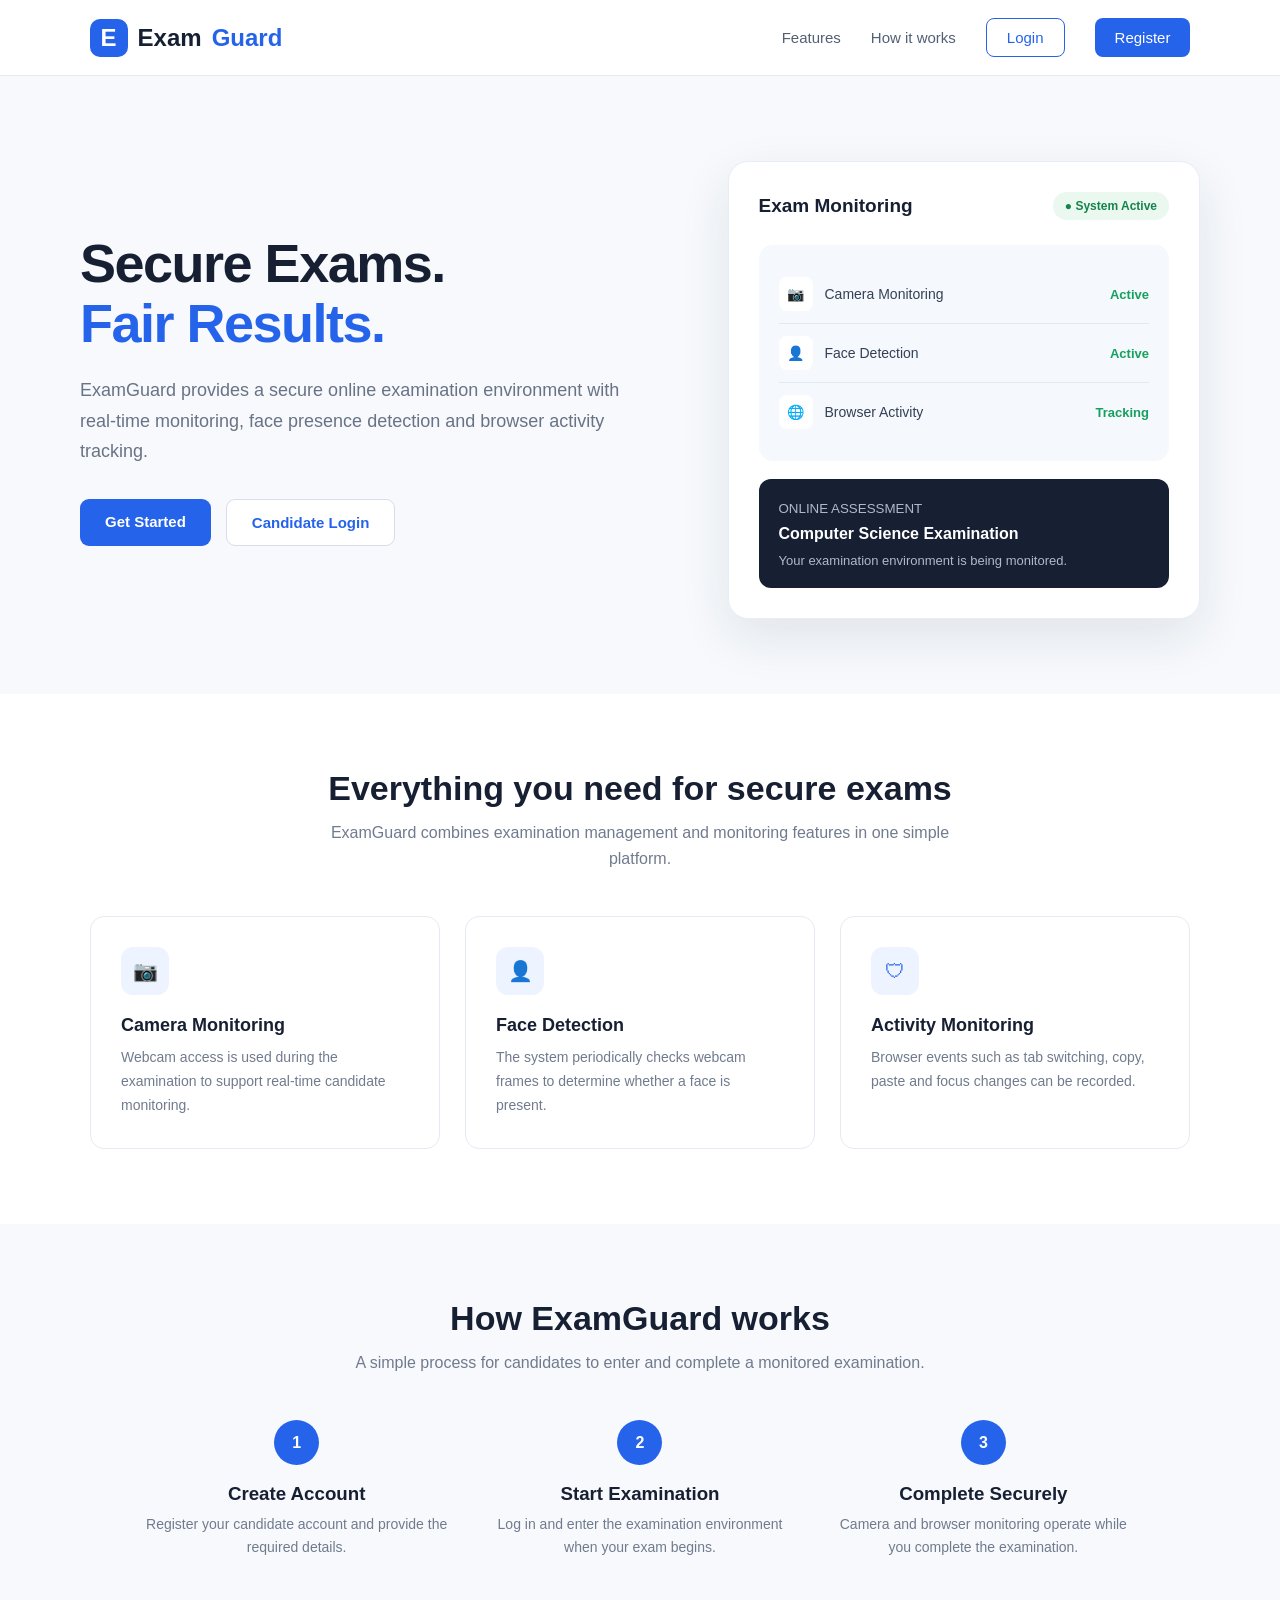
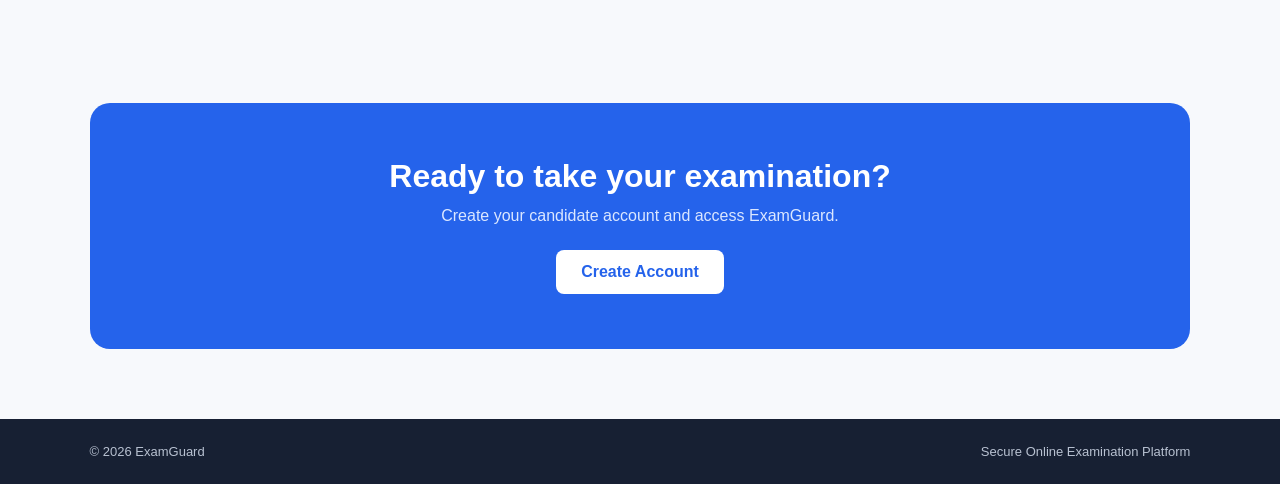
<file: templates/index.html>
<!DOCTYPE html>
<html lang="en">
<head>
    <meta charset="UTF-8">
    <meta name="viewport" content="width=device-width, initial-scale=1.0">

    <title>ExamGuard | Secure Online Examination</title>

    <style>
        * {
            margin: 0;
            padding: 0;
            box-sizing: border-box;
            font-family: "Segoe UI", Arial, sans-serif;
        }

        body {
            background: #f7f9fc;
            color: #172033;
        }

        /* NAVBAR */

        .navbar {
            height: 76px;
            background: white;
            display: flex;
            align-items: center;
            justify-content: space-between;
            padding: 0 7%;
            border-bottom: 1px solid #e8ecf2;
            position: sticky;
            top: 0;
            z-index: 100;
        }

        .logo {
            display: flex;
            align-items: center;
            gap: 10px;
            font-size: 24px;
            font-weight: 700;
            color: #172033;
        }

        .logo-icon {
            width: 38px;
            height: 38px;
            border-radius: 10px;
            background: #2563eb;
            color: white;
            display: flex;
            align-items: center;
            justify-content: center;
            font-weight: 700;
        }

        .logo span {
            color: #2563eb;
        }

        .nav-links {
            display: flex;
            align-items: center;
            gap: 30px;
        }

        .nav-links a {
            text-decoration: none;
            color: #536074;
            font-size: 15px;
            font-weight: 500;
        }

        .nav-links a:hover {
            color: #2563eb;
        }

        .nav-login {
            padding: 10px 20px;
            border: 1px solid #2563eb;
            border-radius: 8px;
            color: #2563eb !important;
        }

        .nav-register {
            padding: 11px 20px;
            background: #2563eb;
            color: white !important;
            border-radius: 8px;
        }

        /* HERO */

        .hero {
            max-width: 1180px;
            margin: auto;
            padding: 85px 30px 75px;

            display: grid;
            grid-template-columns: 1.1fr 0.9fr;
            align-items: center;
            gap: 70px;
        }

        .hero-content h1 {
            font-size: 54px;
            line-height: 1.1;
            letter-spacing: -1.5px;
            margin-bottom: 22px;
        }

        .hero-content h1 span {
            color: #2563eb;
        }

        .hero-content p {
            max-width: 570px;
            color: #687386;
            font-size: 18px;
            line-height: 1.7;
            margin-bottom: 32px;
        }

        .hero-buttons {
            display: flex;
            gap: 15px;
        }

        .primary-btn,
        .secondary-btn {
            text-decoration: none;
            padding: 14px 25px;
            border-radius: 9px;
            font-size: 15px;
            font-weight: 600;
        }

        .primary-btn {
            background: #2563eb;
            color: white;
        }

        .secondary-btn {
            background: white;
            color: #2563eb;
            border: 1px solid #d7deea;
        }

        .primary-btn:hover {
            background: #1d4ed8;
        }

        .secondary-btn:hover {
            border-color: #2563eb;
        }

        /* HERO CARD */

        .hero-card {
            background: white;
            border-radius: 20px;
            padding: 30px;
            box-shadow: 0 18px 50px rgba(30, 45, 70, 0.10);
            border: 1px solid #e8edf5;
        }

        .card-header {
            display: flex;
            justify-content: space-between;
            align-items: center;
            margin-bottom: 25px;
        }

        .card-header h3 {
            font-size: 19px;
        }

        .secure-badge {
            background: #eaf8f0;
            color: #16834b;
            padding: 7px 12px;
            border-radius: 20px;
            font-size: 12px;
            font-weight: 600;
        }

        .monitor-box {
            background: #f5f8fd;
            border-radius: 14px;
            padding: 20px;
            margin-bottom: 18px;
        }

        .monitor-row {
            display: flex;
            align-items: center;
            justify-content: space-between;
            padding: 12px 0;
            border-bottom: 1px solid #e2e8f1;
        }

        .monitor-row:last-child {
            border-bottom: none;
        }

        .monitor-left {
            display: flex;
            align-items: center;
            gap: 12px;
            color: #344054;
            font-size: 14px;
        }

        .monitor-icon {
            width: 34px;
            height: 34px;
            border-radius: 8px;
            background: white;
            display: flex;
            align-items: center;
            justify-content: center;
        }

        .active {
            color: #16a05d;
            font-size: 13px;
            font-weight: 600;
        }

        .exam-preview {
            background: #172033;
            color: white;
            border-radius: 12px;
            padding: 20px;
        }

        .exam-preview small {
            color: #aeb9ca;
        }

        .exam-preview h4 {
            margin-top: 8px;
            font-size: 16px;
        }

        /* FEATURES */

        .features-section {
            background: white;
            padding: 75px 7%;
        }

        .section-heading {
            text-align: center;
            max-width: 650px;
            margin: auto;
        }

        .section-heading h2 {
            font-size: 34px;
            margin-bottom: 12px;
        }

        .section-heading p {
            color: #707b8e;
            line-height: 1.6;
        }

        .feature-grid {
            max-width: 1100px;
            margin: 45px auto 0;

            display: grid;
            grid-template-columns: repeat(3, 1fr);
            gap: 25px;
        }

        .feature-card {
            padding: 30px;
            border: 1px solid #e5eaf2;
            border-radius: 14px;
            background: #fff;
        }

        .feature-icon {
            width: 48px;
            height: 48px;
            background: #edf3ff;
            color: #2563eb;
            border-radius: 12px;
            display: flex;
            align-items: center;
            justify-content: center;
            font-size: 20px;
            margin-bottom: 20px;
        }

        .feature-card h3 {
            margin-bottom: 10px;
            font-size: 18px;
        }

        .feature-card p {
            color: #707b8e;
            font-size: 14px;
            line-height: 1.7;
        }

        /* HOW IT WORKS */

        .steps-section {
            padding: 75px 7%;
            background: #f7f9fc;
        }

        .steps {
            max-width: 1000px;
            margin: 45px auto 0;
            display: grid;
            grid-template-columns: repeat(3, 1fr);
            gap: 30px;
        }

        .step {
            text-align: center;
        }

        .step-number {
            width: 45px;
            height: 45px;
            margin: auto auto 18px;
            border-radius: 50%;
            background: #2563eb;
            color: white;
            display: flex;
            align-items: center;
            justify-content: center;
            font-weight: 700;
        }

        .step h3 {
            margin-bottom: 8px;
        }

        .step p {
            color: #707b8e;
            font-size: 14px;
            line-height: 1.6;
        }

        /* CTA */

        .cta {
            max-width: 1100px;
            margin: 70px auto;
            padding: 55px;
            border-radius: 20px;
            background: #2563eb;
            color: white;
            text-align: center;
        }

        .cta h2 {
            font-size: 32px;
            margin-bottom: 12px;
        }

        .cta p {
            color: #dbe7ff;
            margin-bottom: 25px;
        }

        .cta a {
            display: inline-block;
            padding: 13px 25px;
            background: white;
            color: #2563eb;
            border-radius: 8px;
            text-decoration: none;
            font-weight: 600;
        }

        /* FOOTER */

        footer {
            background: #172033;
            color: #b8c1d1;
            padding: 25px 7%;
            display: flex;
            justify-content: space-between;
            font-size: 13px;
        }

        /* RESPONSIVE */

        @media (max-width: 850px) {

            .nav-links a:not(.nav-login):not(.nav-register) {
                display: none;
            }

            .hero {
                grid-template-columns: 1fr;
                padding-top: 55px;
            }

            .hero-content h1 {
                font-size: 42px;
            }

            .feature-grid,
            .steps {
                grid-template-columns: 1fr;
            }
        }

        @media (max-width: 550px) {

            .navbar {
                padding: 0 20px;
            }

            .hero {
                padding-left: 20px;
                padding-right: 20px;
            }

            .hero-buttons {
                flex-direction: column;
            }

            .primary-btn,
            .secondary-btn {
                text-align: center;
            }

            .cta {
                margin: 40px 20px;
                padding: 40px 25px;
            }

            footer {
                flex-direction: column;
                gap: 8px;
            }
        }
    </style>
</head>

<body>

<!-- NAVBAR -->

<header class="navbar">

    <div class="logo">
        <div class="logo-icon">E</div>
        Exam<span>Guard</span>
    </div>

    <nav class="nav-links">
        <a href="#features">Features</a>
        <a href="#how-it-works">How it works</a>
        <a href="/login" class="nav-login">Login</a>
        <a href="/register" class="nav-register">Register</a>
    </nav>

</header>


<!-- HERO -->

<section class="hero">

    <div class="hero-content">

        <h1>
            Secure Exams.<br>
            <span>Fair Results.</span>
        </h1>

        <p>
            ExamGuard provides a secure online examination environment
            with real-time monitoring, face presence detection and
            browser activity tracking.
        </p>

        <div class="hero-buttons">

            <a href="/register" class="primary-btn">
                Get Started
            </a>

            <a href="/login" class="secondary-btn">
                Candidate Login
            </a>

        </div>

    </div>


    <!-- RIGHT PREVIEW -->

    <div class="hero-card">

        <div class="card-header">

            <h3>Exam Monitoring</h3>

            <div class="secure-badge">
                ● System Active
            </div>

        </div>


        <div class="monitor-box">

            <div class="monitor-row">

                <div class="monitor-left">
                    <div class="monitor-icon">📷</div>
                    <span>Camera Monitoring</span>
                </div>

                <span class="active">Active</span>

            </div>


            <div class="monitor-row">

                <div class="monitor-left">
                    <div class="monitor-icon">👤</div>
                    <span>Face Detection</span>
                </div>

                <span class="active">Active</span>

            </div>


            <div class="monitor-row">

                <div class="monitor-left">
                    <div class="monitor-icon">🌐</div>
                    <span>Browser Activity</span>
                </div>

                <span class="active">Tracking</span>

            </div>

        </div>


        <div class="exam-preview">

            <small>ONLINE ASSESSMENT</small>

            <h4>Computer Science Examination</h4>

            <p style="margin-top:10px;color:#aeb9ca;font-size:13px;">
                Your examination environment is being monitored.
            </p>

        </div>

    </div>

</section>


<!-- FEATURES -->

<section class="features-section" id="features">

    <div class="section-heading">

        <h2>Everything you need for secure exams</h2>

        <p>
            ExamGuard combines examination management and
            monitoring features in one simple platform.
        </p>

    </div>


    <div class="feature-grid">

        <div class="feature-card">

            <div class="feature-icon">📷</div>

            <h3>Camera Monitoring</h3>

            <p>
                Webcam access is used during the examination
                to support real-time candidate monitoring.
            </p>

        </div>


        <div class="feature-card">

            <div class="feature-icon">👤</div>

            <h3>Face Detection</h3>

            <p>
                The system periodically checks webcam frames
                to determine whether a face is present.
            </p>

        </div>


        <div class="feature-card">

            <div class="feature-icon">🛡</div>

            <h3>Activity Monitoring</h3>

            <p>
                Browser events such as tab switching,
                copy, paste and focus changes can be recorded.
            </p>

        </div>

    </div>

</section>


<!-- HOW IT WORKS -->

<section class="steps-section" id="how-it-works">

    <div class="section-heading">

        <h2>How ExamGuard works</h2>

        <p>
            A simple process for candidates to enter
            and complete a monitored examination.
        </p>

    </div>


    <div class="steps">

        <div class="step">

            <div class="step-number">1</div>

            <h3>Create Account</h3>

            <p>
                Register your candidate account and
                provide the required details.
            </p>

        </div>


        <div class="step">

            <div class="step-number">2</div>

            <h3>Start Examination</h3>

            <p>
                Log in and enter the examination
                environment when your exam begins.
            </p>

        </div>


        <div class="step">

            <div class="step-number">3</div>

            <h3>Complete Securely</h3>

            <p>
                Camera and browser monitoring operate
                while you complete the examination.
            </p>

        </div>

    </div>

</section>


<!-- CTA -->

<section class="cta">

    <h2>Ready to take your examination?</h2>

    <p>
        Create your candidate account and access ExamGuard.
    </p>

    <a href="/register">
        Create Account
    </a>

</section>


<!-- FOOTER -->

<footer>

    <span>© 2026 ExamGuard</span>

    <span>Secure Online Examination Platform</span>

</footer>

</body>
</html>
</file>
